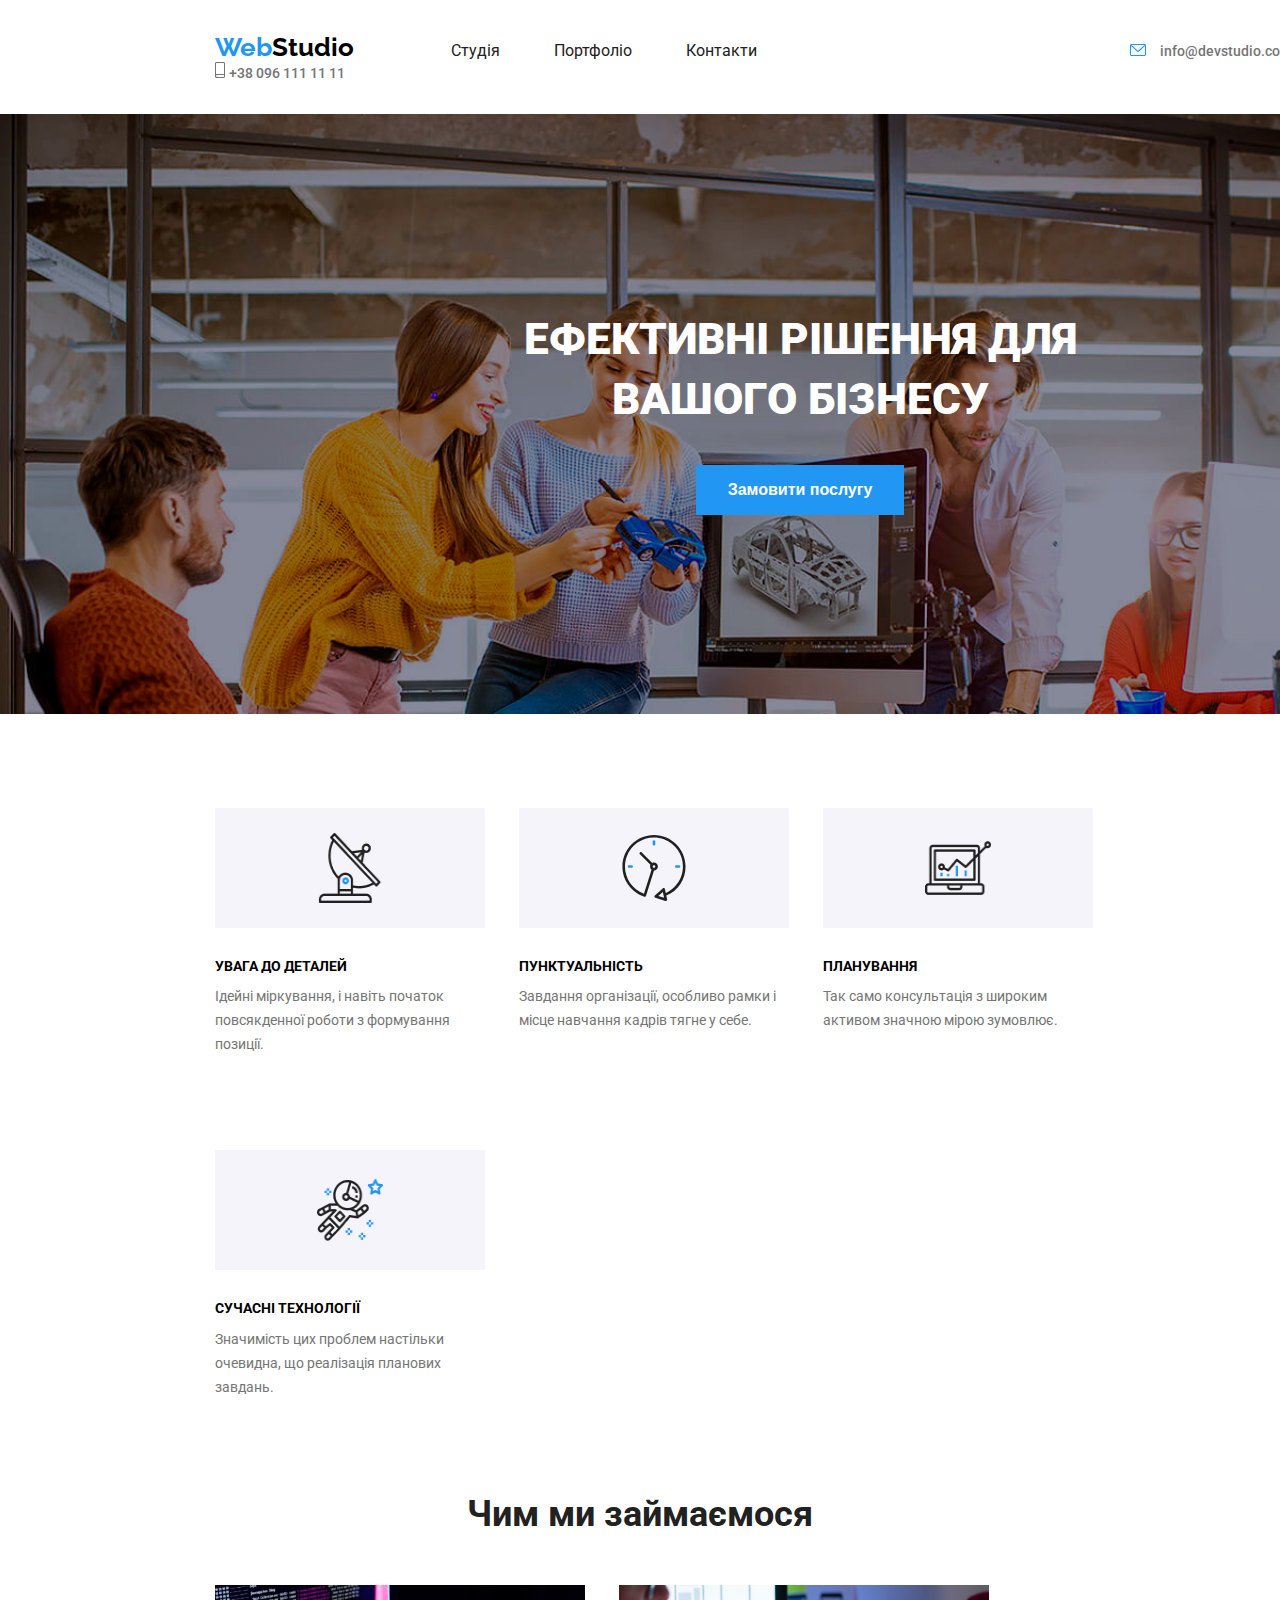
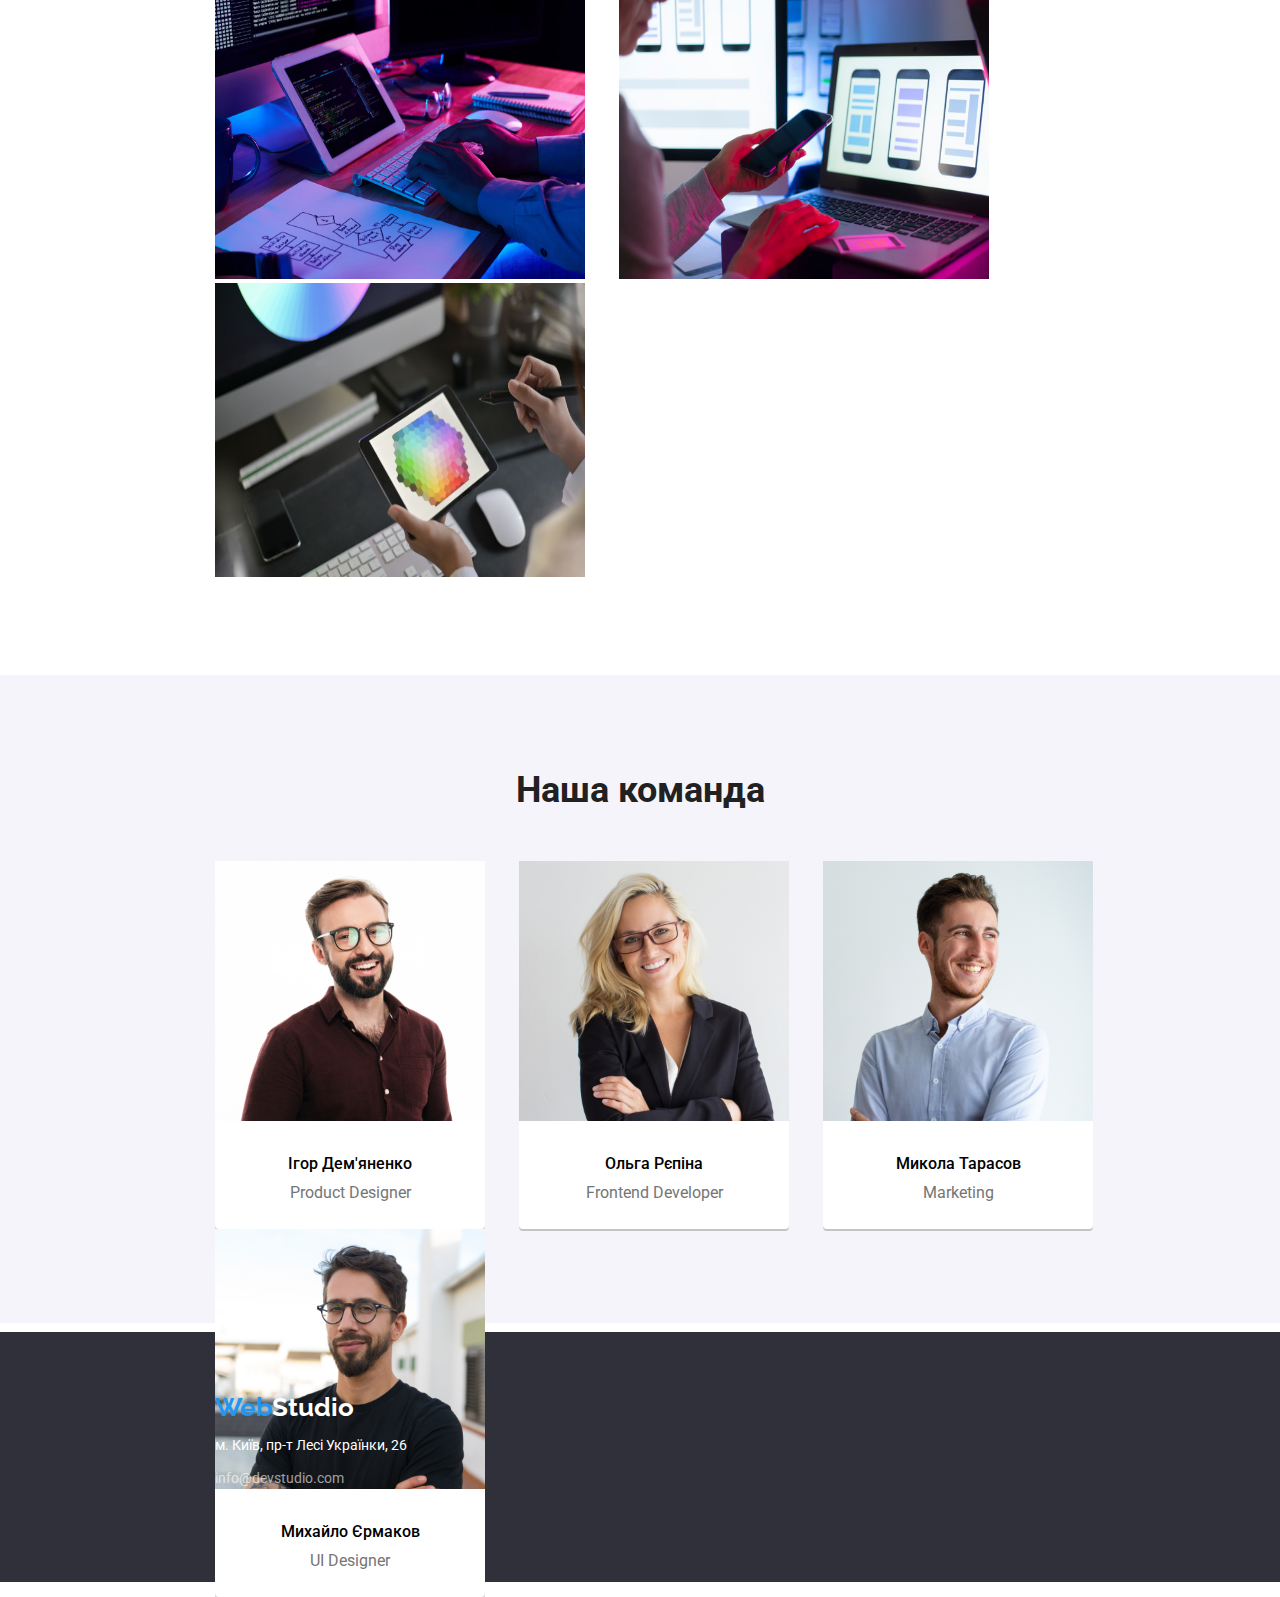
<file: index.html>
<!DOCTYPE html>
<html lang="uk">
<head>
    <meta charset="UTF-8">
    <meta http-equiv="X-UA-Compatible" content="IE=edge">
    <meta name="viewport" content="width=device-width, initial-scale=1.0">
    <title>Web Studio</title>
    <link rel="preconnect" href="https://fonts.googleapis.com">
    <link rel="preconnect" href="https://fonts.gstatic.com" crossorigin>
    <link href="https://fonts.googleapis.com/css2?family=Raleway:wght@700&family=Roboto:wght@400;500;700;900&display=swap" rel="stylesheet">
        <link rel="stylesheet" href="style.css"> 
</head>
<body>
    <header>
        <nav class="top-menu">
            <ul>
                <a class="logo"><li class="nav-link"><span class="logobl">Web</span>Studio</li></a>
                
                <li class="nav-link">
                    <ul>
                        <a href="#"><li class="nav-link1">Студія</li></a>
                        <a href="portfolio.html"><li class="nav-link1">Портфоліо</li></a>
                        <a href="#"><li class="nav-link1">Контакти</li></a>
                    </ul>
                </li>

                <li class="nav-link">
                    <img class="mail-pic" src="img/envelope (hover).svg" alt="mail">
                    <a class="mail" href="mailto:info@devstudio.com">info@devstudio.com</a>
                </li>
                
                <li class="nav-link">
                    <img class="tel-pic" src="img/smartphone.svg" alt="mail">
                    <a class="tel" href="tel:+38 096 111 11 11">+38 096 111 11 11</a>
                </li>
                
            </ul>
        </nav>
    </header>

    <main>
        <div class="offer">
            <h1 class="offer-text">
                Ефективні рішення для 
                <br>вашого бізнесу
            </h1>

            <a href="#"><button class="btn" type="button">Замовити послугу</button></a>
        </div>

        <div class="about">
            
            <ul>
                <li class="about-us">
                    <div class="about-img"><img class="ab-im" src="img/antenna 1.png"> </div>
                    <h3 class="about-title">Увага до деталей</h3>
                    <p class="about-text">
                        Ідейні міркування, і навіть початок повсякденної роботи з формування позиції.
                    </p>
                </li>

                <li class="about-us">
                    <div class="about-img"><img class="ab-im" src="img/clock 1.svg"> </div>
                    <h3 class="about-title">Пунктуальність</h3>
                    <p class="about-text">
                        Завдання організації, особливо рамки і місце навчання кадрів тягне у себе.
                    </p>
                </li>

                <li class="about-us">
                    <div class="about-img"><img class="ab-im" src="img/diagram 1.png"> </div>
                    <h3 class="about-title">Планування</h3>
                    <p class="about-text">
                        Так само консультація з широким активом значною мірою зумовлює.
                    </p>
                </li>

                <li class="about-us">
                    <div class="about-img"><img class="ab-im" src="img/astronaut 1.png"> </div>
                    <h3 class="about-title">Сучасні технології</h3>
                    <p class="about-text">
                        Значимість цих проблем настільки очевидна, що реалізація планових завдань.
                    </p>
                </li>
            </ul>
        </div>

        <div class="do-block">
            <h2 class="blok-title"> Чим ми займаємося</h2>

            <ul class="block-photo">
                <li class="imge"><img class="photo" src="img/1.jfif" alt="leptop"> </li>
                <li class="imge"><img class="photo" src="img/2.jfif" alt="phone"> </li>
                <li class="imge"><img class="photo" src="img/3.jfif" alt="leptop"> </li>
            </ul>
        </div>

        <div class="team-block">
            <h2 class="blok-title"> Наша команда</h2>

            <ul class="block-photo">
                <li class="card">
                    <div class="cards">
                        <img class="teacher" src="img/t1.jpg" alt="leptop">
                        <h4 class="name">Ігор Дем'яненко</h4>
                        <p class="card-about">Product Designer</p>
                    </div>
                 </li>
                 <li class="card">
                    <div class="cards">
                        <img class="teacher" src="img/t2.jpg" alt="leptop">
                        <h4 class="name">Ольга Рєпіна</h4>
                        <p class="card-about">Frontend Developer</p>
                    </div>
                 </li>
                 <li class="card">
                    <div class="cards">
                        <img class="teacher" src="img/t3.jpg" alt="leptop">
                        <h4 class="name">Микола Тарасов</h4>
                        <p class="card-about">Marketing</p>
                    </div>
                 </li>
                 <li class="card">
                    <div class="cards">
                        <img class="teacher" src="img/t4.jpg" alt="leptop">
                        <h4 class="name">Михайло Єрмаков</h4>
                        <p class="card-about">UI Designer</p>
                    </div>
                 </li>
            </ul>
        </div>
    </main>
    

    <footer>
        <div class="bot">
            <ul>
                <li class="bot-link">
                   <p class="logo1"> <span class="logobl">Web</span>Studio</p></li>

                <address> 
                    <li class="bot-link"><p class="city" >м. Київ, пр-т Лесі Українки, 26</p></li>
                    <li class="bot-link"><p class="email"> info@devstudio.com</p>
                    </li>
                    <li class="bot-link"><p class="number"> +38 096 111 11 11 </p></li>
                </address>  

            </ul>
        </div>
    </footer>
</body>
</html>
</file>
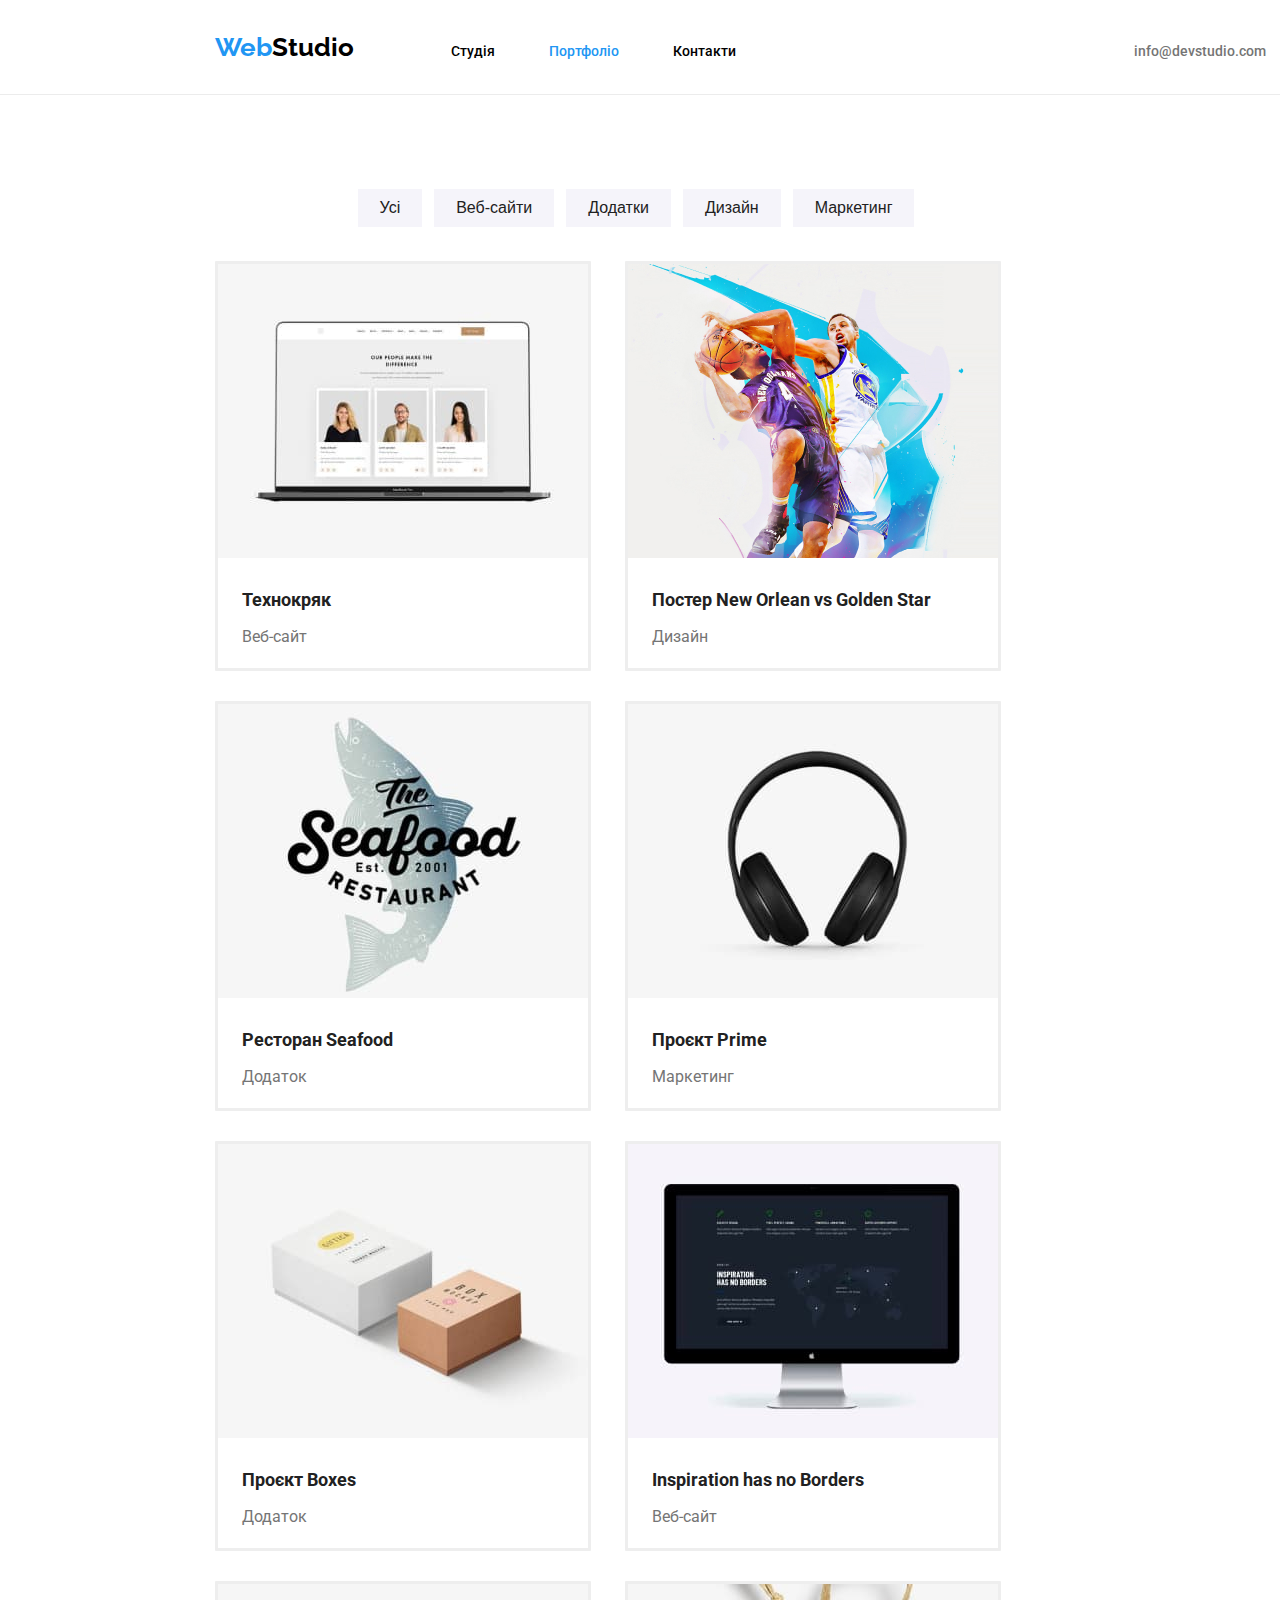
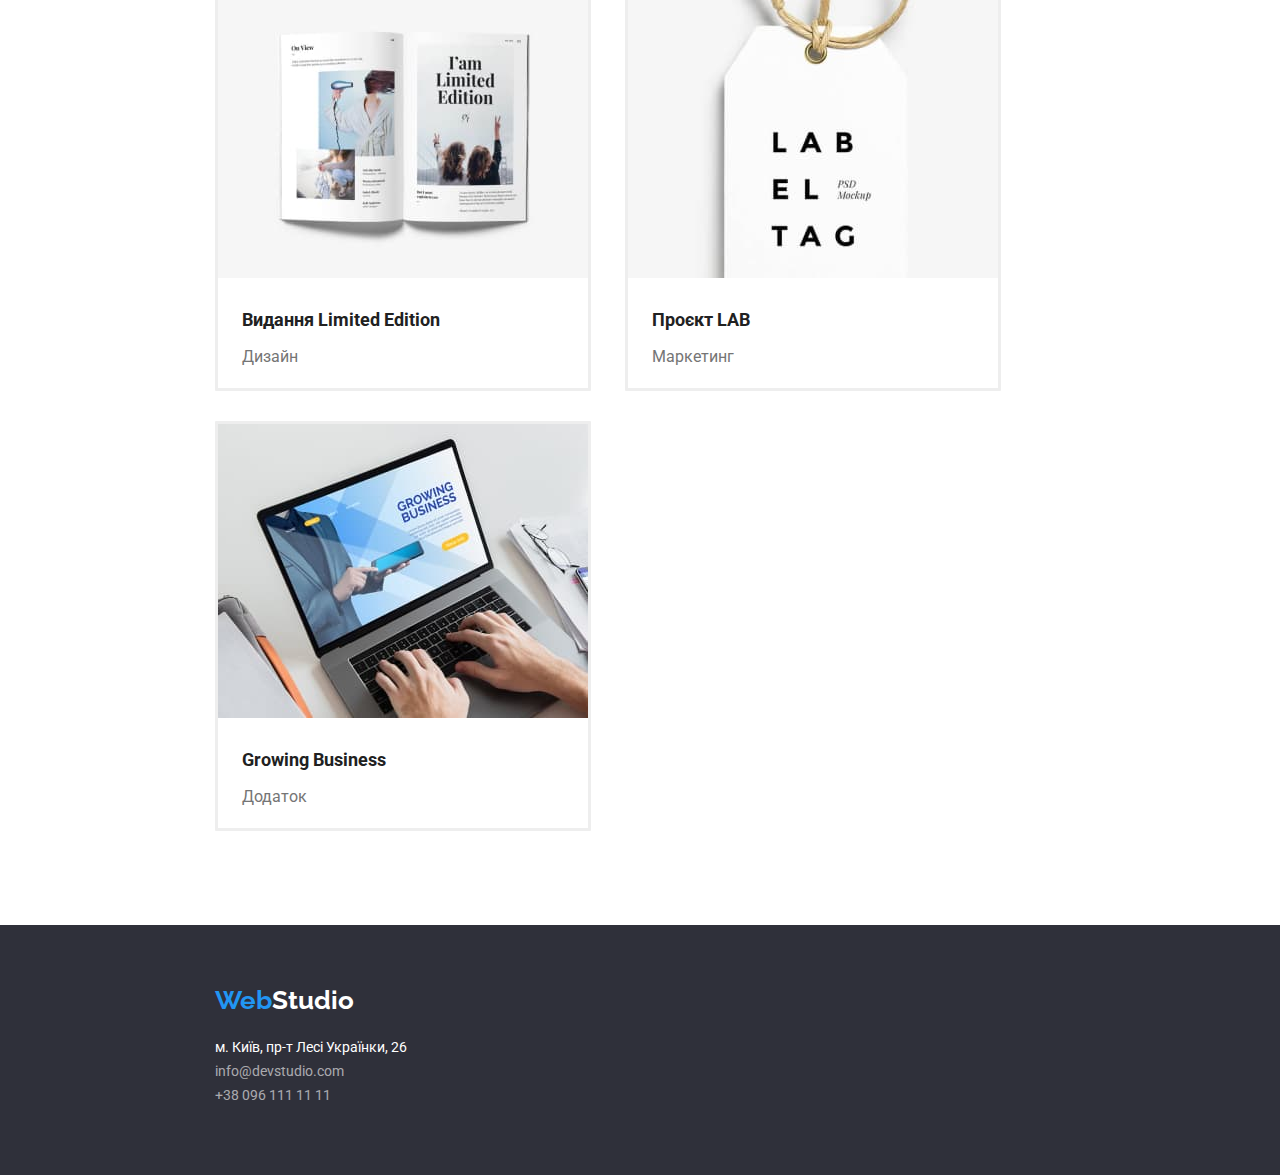
<file: portfolio.html>
<!DOCTYPE html>
<html lang="uk">
<head>
    <meta charset="UTF-8">
    <meta http-equiv="X-UA-Compatible" content="IE=edge">
    <meta name="viewport" content="width=device-width, initial-scale=1.0">
    <title>Portfolio</title>

    <link rel="preconnect" href="https://fonts.googleapis.com">
    <link rel="preconnect" href="https://fonts.gstatic.com" crossorigin>
    <link href="https://fonts.googleapis.com/css2?family=Raleway:wght@700&family=Roboto:wght@400;500;700;900&display=swap" rel="stylesheet">
        <link rel="stylesheet" href="portfolio.css"> 
</head>
<body>
    <header>
        <nav class="top-menu">
            <ul>
                <a class="logo" href="index.html"><li class="nav-link"><span class="logobl">Web</span>Studio</li></a>
                
                <li class="nav-link">
                    <ul>
                        <a href="#"><li class="nav-link1">Студія</li></a>
                        <a href="#"><li class="nav-link1"><span class="this-page"> Портфоліо</span></li></a>
                        <a href="#"><li class="nav-link1">Контакти</li></a>
                    </ul>
                </li>

                
                <a class="mail" href="mailto:info@devstudio.com"><li class="nav-link">info@devstudio.com</li></a>
                <a class="tel" href="tel:+38 096 111 11 11"><li class="nav-link">+38 096 111 11 11</li></a>
            </ul>
        </nav>
    </header>

    <main>
        <div class="buttons">
            <ul>
                <li class="butt-link"><button id="" class="butt"> Усі</button></li>
                <li class="butt-link"><button id="" class="butt">Веб-сайти</button></li>
                <li class="butt-link"><button id="" class="butt">Додатки</button></li>
                <li class="butt-link"><button id="" class="butt">Дизайн</button></li>
                <li class="butt-link"><button id="" class="butt">Маркетинг</button></li>
            </ul>

        </div>

        <div class="project-block">
            <ul>
                <li class="prj">
                    <article class="prj-card" id="site">
                        <img class="prj-photo" src="img/p1.jpg" alt="leptop">
                        <h4 class="prj-title">Технокряк</h4>
                        <p class="prj-about">Веб-сайт</p>
                    </article>
                </li>

                <li class="prj">
                    <article class="prj-card" id="site">
                        <img class="prj-photo" src="img/p2.jpg" alt="leptop">
                        <h4 class="prj-title">Постер New Orlean vs Golden Star</h4>
                        <p class="prj-about">Дизайн</p>
                    </article>
                </li>

                <li class="prj">
                    <article class="prj-card" id="site">
                        <img class="prj-photo" src="img/p3.jpg" alt="leptop">
                        <h4 class="prj-title">Ресторан Seafood</h4>
                        <p class="prj-about">Додаток</p>
                    </article>
                </li>

                <li class="prj">
                    <article class="prj-card" id="site">
                        <img class="prj-photo" src="img/p4.jpg" lt="leptop">
                        <h4 class="prj-title">Проєкт Prime</h4>
                        <p class="prj-about">Маркетинг</p>
                    </article>
                </li>

                <li class="prj">
                    <article class="prj-card" id="site">
                        <img class="prj-photo" src="img/p5.jpg" alt="leptop">
                        <h4 class="prj-title">Проєкт Boxes</h4>
                        <p class="prj-about">Додаток</p>
                    </article>
                </li>

                <li class="prj">
                    <article class="prj-card" id="site">
                        <img class="prj-photo" src="img/p6.jpg" alt="leptop">
                        <h4 class="prj-title">Inspiration has no Borders</h4>
                        <p class="prj-about">Веб-сайт</p>
                    </article>
                </li>

                <li class="prj">
                    <article class="prj-card" id="site">
                        <img class="prj-photo" src="img/p7.jpg" alt="leptop">
                        <h4 class="prj-title">Видання Limited Edition</h4>
                        <p class="prj-about">Дизайн</p>
                    </article>
                </li>

                <li class="prj">
                    <article class="prj-card" id="site">
                        <img class="prj-photo" src="img/p8.jpg" alt="leptop">
                        <h4 class="prj-title">Проєкт LAB</h4>
                        <p class="prj-about">Маркетинг</p>
                    </article>
                </li>

                <li class="prj">
                    <article class="prj-card" id="site">
                        <img class="prj-photo" src="img/p9.jpg" alt="leptop">
                        <h4 class="prj-title">Growing Business</h4>
                        <p class="prj-about">Додаток</p>
                    </article>
                </li>
            </ul>
        </div>

    </main>
    
    <footer>
        <div class="bot">
            <ul>
                <li class="bot-link">
                   <p class="logo1"> <span class="logobl">Web</span>Studio</p></li>
                <li class="bot-link"><p class="city" >м. Київ, пр-т Лесі Українки, 26</p></li>
                <li class="bot-link"><p class="email"> info@devstudio.com</p>
                </li>
                <li class="bot-link"><p class="number"> +38 096 111 11 11 </p></li>

            </ul>
        </div>
    </footer>
</body>
</html>
</file>
<file: style.css>
*{
    margin:0;
    padding: 0;;
}

.body{
    font-family: "Roboto";
   
}


header{
    width: 100%;
    max-width: 1600px;
    margin: 0 auto;

    font-family: "Roboto";
}

main{
    width: 100%;
    max-width: 1600px;
    margin: 0 auto;

    font-family: "Roboto";
}

footer{
    width: 100%;
    max-width: 1600px;
    margin: 0 auto;

    font-family: "Roboto";
}

/*header*/

.top-menu{
    width: 100%;
    text-decoration: none;
    display: inline-block;
    padding: 32px 215px;
    
}

.logo{
    font-family: "Raleway";
    font-size: 26px;
    font-weight: 700;
    color:rgba(0, 0, 0, 1);
    margin-right: 43px;
}

.logobl{
    color:rgba(33, 150, 243, 1);
}

.nav-link{
    text-decoration: none;
    display: inline-block;
    margin-right: 50px;
}

.nav-link1{
    text-decoration: none;
    display: inline-block;
    margin-right: 50px;
    color: #212121;
}

.mail{
    text-decoration: none;
    margin-left: 10px;
    font-size: 14px;
    font-weight: 500;
    color: rgba(117, 117, 117, 1);
}

.mail-pic{
    margin-left: 269px;
    
}

.tel{
    text-decoration: none;
    
    font-size: 14px;
    font-weight: 500;
    color: rgba(117, 117, 117, 1);
}



.nav-link1:hover{
    color:  rgba(33, 150, 243, 1);
}

.mail:hover{
    color:  rgba(33, 150, 243, 1);
}

.tel:hover{
    color:  rgba(33, 150, 243, 1);
}

/*offer*/

.offer{
    width: 1600px;
    height: 600px;
    text-align: center;
    
    background-image: url(img/main.jfif);
    background-size: 100%;
    
}

.offer-text{
    
    text-transform: uppercase;
    font-family: "Roboto";
    font-size: 44px;
    font-weight: 900;
    color: #fff;
    line-height: 60px;
    text-align: center;
    padding: 195px 452px 0 452px;
}

.btn{
    font-size: 16px;
    font-weight: 700;
    line-height: 30px;
    color: #fff;
    padding: 10px 32px;
    background-color: #2196F3;
    border: none;

    margin-top: 36px;
}

/*about*/

.about{
    margin-left: 185px;
}

.about-us{
    display: inline-block;
    width: 270px;
    height: auto;
    margin-top: 94px;
    margin-left: 30px;
    vertical-align: top;
}

.about-title{
    text-transform: uppercase;
    font-size: 14px;
    font-weight: 700;
    line-height: 16.41px;

    margin-top: 30px;
}

.about-text{
    width: 100%;
    height: 72px;
    margin-top: 10px;

    font-family: "Roboto";
    font-size: 14px;
    font-weight: 400;
    color: 
    rgba(117, 117, 117, 1);
    line-height: 24px;
    letter-spacing: 3%;
    
}

.about-img{
    width: 270px;
    height: 120px;
    background-color: #F5F4FA;
    text-align: center;
}

.ab-im{
    width: 66px;
    height: 70px;
    margin-top: 25px;
    
}

/*чим ми займаємось*/



.blok-title{
    font-size: 36px;
    font-weight: 700;
    text-align: center;
    color: rgba(33, 33, 33, 1);
    letter-spacing: 3%;
    padding-top: 94px;
}

.block-photo{
    margin-top: 50px;
    margin-left: 215px;
}

.imge{
    display: inline-block;
    width: 370px;
    height: 294px;
    margin-right: 30px;
}


.photo{
    width: 370px;
    height: 294px;
    margin-right: 30px;
}

/*team*/

.team-block{
    width: 100%;
    height: 648px;
    background-color:  rgba(245, 244, 250, 1);
    margin-top: 94px;
}

.card{
    text-decoration: none;
    display: inline-block;
    width:270px ;
    height:368px ;
    background-color: #fff;
    margin-right: 30px;

    
}

.cards{
    width:270px ;
    height:368px ;
    border-radius: 4px;
    box-shadow: 0px 2px
    rgba(0, 0, 0, 0.2);
}

.teacher{
    width: 100%;
    height: 260px;
}

.name{
    font-size: 16px;
    font-weight: 500;
    text-align: center;
    line-height: 18.75px;
    letter-spacing: 3%;
    margin-top: 30px;
}

.card-about{
    font-size: 16px;
    font-weight: 400;
    color: rgba(117, 117, 117, 1);
    text-align: center;
    line-height: 18.75px;
    letter-spacing: 3%;
    margin-top: 10px;
}

/*footer*/


.bot{
   width: 100%;
    height: 250px;
    background-color: #2F303A;
}



.bot-link{
    text-decoration: none;
    display: block;
    margin-left: 215px;
    margin-top: 9px;
}

.city{
    font-size: 14px;
    font-weight: 400;
    line-height: 24px;
    color: #fff;
    margin-top: 11px;
}

.email{
    
    font-size: 14px;
    font-weight: 400;
    color: rgba(255, 255, 255, 0.6);
    line-height: 24px;
}

.number{
    font-size: 14px;
    font-weight: 400;
    color: rgba(255, 255, 255, 0.6);
    line-height: 24px;
}

.logo1{
    font-family: "Raleway";
    font-size: 26px;
    font-weight: 700;
    color:#fff;
    padding-top: 60px;
}

address{
    font-style: normal
}
</file>
<file: portfolio.css>
*{
    margin:0;
    padding: 0;;
}

body{
    font-family: "Roboto";
    width: 100%;
    max-width: 1600px;
    margin: 0 auto;
   
}

main{
    font-family: "Roboto";
}




/*header*/

.top-menu{
    width: 100%;
    text-decoration: none;
    display: inline-block;
    padding: 32px 215px;
    
}

.logo{
    font-family: "Raleway";
    font-size: 26px;
    font-weight: 700;
    color:rgba(0, 0, 0, 1);
    margin-right: 43px;
}

.logobl{
    color:rgba(33, 150, 243, 1);
}

.nav-link{
    text-decoration: none;
    display: inline-block;
    margin-right: 50px;
}

.nav-link1{
    text-decoration: none;
    display: inline-block;
    margin-right: 50px;

    font-size: 14px;
    font-weight: 500;
    color: black;
    line-height: 16.41px;
    letter-spacing: 2%;
}

.mail{
    text-decoration: none;
    margin-left: 294px;
    font-size: 14px;
    font-weight: 500;
    color: rgba(117, 117, 117, 1);
}

.tel{
    text-decoration: none;
    
    font-size: 14px;
    font-weight: 500;
    color: rgba(117, 117, 117, 1);
}

.nav-link1:hover{
    color:  rgba(33, 150, 243, 1);
}

.mail:hover{
    color:  rgba(33, 150, 243, 1);
}

.tel:hover{
    color:  rgba(33, 150, 243, 1);
}

.this-page{
    color: rgba(33, 150, 243, 1);
}

header::after{
    content: "";
    display: block;
    width: 100%;
    height: 1px;
    background-color: 
    rgba(236, 236, 236, 1);
    
}

/*buttons*/

.buttons{
    text-align: center;
    margin-top: 94px;
}

.butt-link{
    text-decoration: none;
    display: inline-block;
    text-align: center;
    
    margin-right: 8px;

}

.butt{
    font-size: 16px;
    font-weight: 500;
    line-height: 26px;
    letter-spacing: 3%;
    color: #212121;
    padding: 6px 22px;

    border: none;
    background-color: #F5F4FA;
}

.butt:hover{
    color: #FFFFFF;
    background-color: #2196F3;
    box-shadow: 0px 3px
    rgba(0, 0, 0, 0.08);
    border-radius: 2px;
}


/*cards*/

.project-block{
    margin-top: 34px;
    margin-left: 215px;
}

.prj{
    text-decoration: none;
    display: inline-block;
    margin-right: 30px;
    margin-bottom: 30px;
}

.prj-card{
    width: 370px;
    height: 404px;
    border-style: solid;
    border-radius: 1px;
    border-color: 
    rgba(238, 238, 238, 1);
}

.prj-photo{
    width: 370px;
    height: 294px;
}

.prj-title{
    font-size: 18px;
    font-weight: 700;
    line-height: 36px;
    letter-spacing: 6%;
    color: rgba(33, 33, 33, 1);

    margin: 20px 0 0 24px;
}

.prj-about{
    font-size: 16px;
    font-weight: 400;
    line-height: 30px;
    letter-spacing: 3%;
    color: rgba(117, 117, 117, 1);

    margin: 4px 0 0 24px;
}

/*footer*/


.bot{
    width: 100%;
     height: 250px;
     background-color: #2F303A;
     margin-top: 64px;
 }
 
 
 
 .bot-link{
     text-decoration: none;
     display: block;
     margin-left: 215px;
 }
 
 .city{
     font-size: 14px;
     font-weight: 400;
     line-height: 24px;
     color: #fff;
     margin-top: 20px;
 }
 
 .email{
     
     font-size: 14px;
     font-weight: 400;
     color: rgba(255, 255, 255, 0.6);
     line-height: 24px;
 }
 
 .number{
     font-size: 14px;
     font-weight: 400;
     color: rgba(255, 255, 255, 0.6);
     line-height: 24px;
 }
 
 .logo1{
     font-family: "Raleway";
     font-size: 26px;
     font-weight: 700;
     color:#fff;
     padding-top: 60px;
 }
</file>
